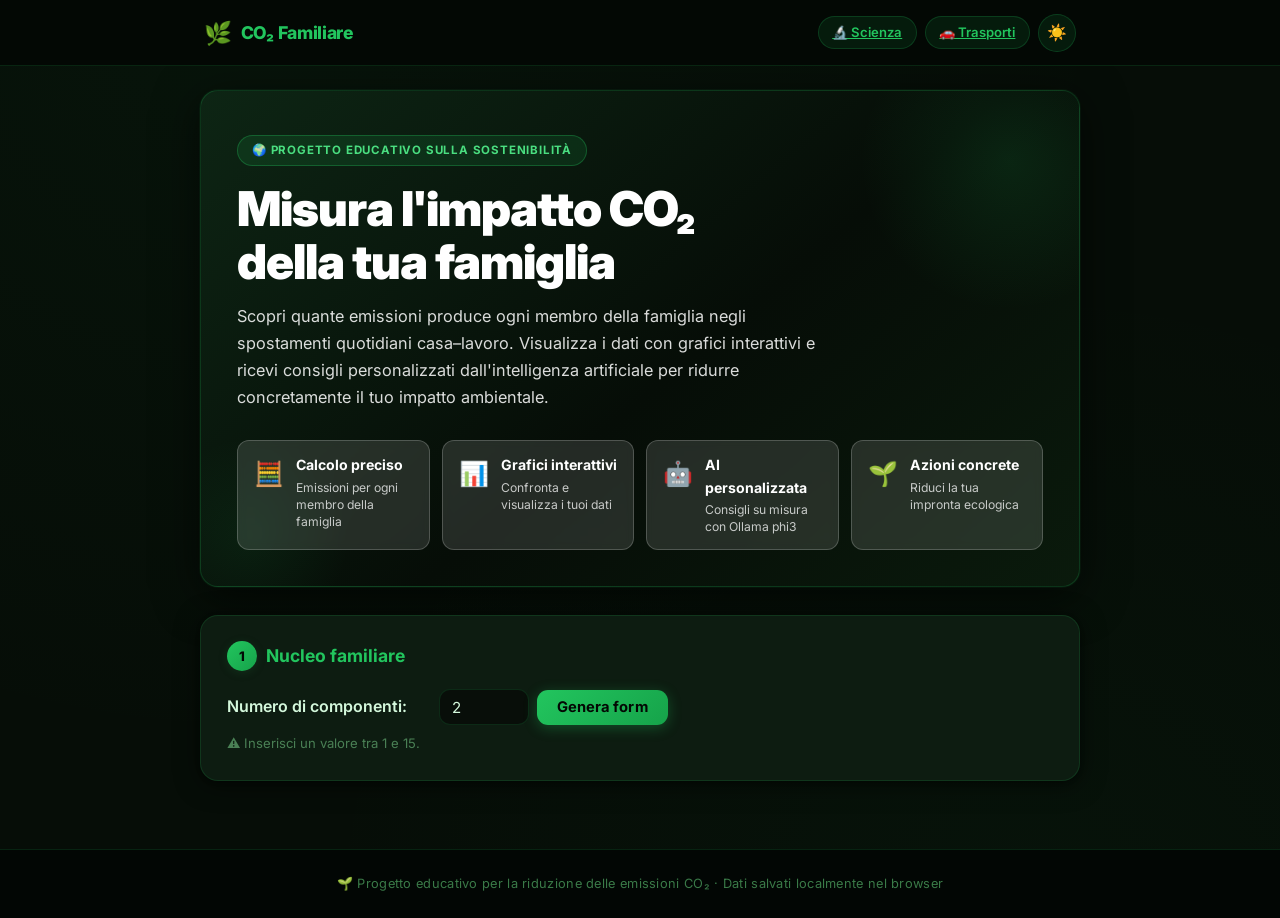
<file: WebAppCo2/index.html>
<!DOCTYPE html>
<!--
  index.html – CO₂ Familiare
  SPA a due pagine (pagina-input / pagina-risultati) gestita da app.js.
  Non si usa nessun framework: tutto è HTML puro + JS vanilla.
-->
<html lang="it" data-theme="dark">
<!-- data-theme="dark" è il tema di default; JS lo legge da localStorage al primo caricamento -->
<head>
  <meta charset="UTF-8" />
  <meta name="viewport" content="width=device-width, initial-scale=1.0" />
  <title>CO₂ Familiare – Calcolatore Emissioni</title>
  <!-- Preconnect velocizza il caricamento del font Google -->
  <link rel="preconnect" href="https://fonts.googleapis.com" />
  <link rel="preconnect" href="https://fonts.gstatic.com" crossorigin />
  <!-- Font Inter: moderno, ottima leggibilità a tutte le dimensioni -->
  <link href="https://fonts.googleapis.com/css2?family=Inter:wght@400;500;600;700;800;900&display=swap" rel="stylesheet" />
  <link rel="stylesheet" href="style.css" />
</head>
<body>

  <!-- ===== HEADER ===== -->
  <header>
    <div class="header-inner">
      <div class="logo">
        <span class="leaf">🌿</span>
        <span class="logo-text">CO₂ Familiare</span>
      </div>
      <nav class="header-nav">
        <a class="nav-btn" href="scienza.html">🔬 Scienza</a>
        <a class="nav-btn" href="trasporti.html">🚗 Trasporti</a>
        <button id="btn-theme" aria-label="Cambia tema" title="Cambia tema">
          <span id="theme-icon">🌙</span>
        </button>
      </nav>
    </div>
  </header>

  <!-- ===== PAGINA 1 – INPUT ===== -->
  <main id="page-input">

    <section class="hero hero-home">
      <div class="hero-content">
        <span class="hero-badge">🌍 Progetto educativo sulla sostenibilità</span>
        <h1>Misura l'impatto CO₂<br>della tua famiglia</h1>
        <p class="subtitle">Scopri quante emissioni produce ogni membro della famiglia negli spostamenti quotidiani casa–lavoro. Visualizza i dati con grafici interattivi e ricevi consigli personalizzati dall'intelligenza artificiale per ridurre concretamente il tuo impatto ambientale.</p>
      </div>
      <div class="features-grid">
        <div class="feature-item">
          <span class="feature-icon">🧮</span>
          <div>
            <div class="feature-label">Calcolo preciso</div>
            <div class="feature-desc">Emissioni per ogni membro della famiglia</div>
          </div>
        </div>
        <div class="feature-item">
          <span class="feature-icon">📊</span>
          <div>
            <div class="feature-label">Grafici interattivi</div>
            <div class="feature-desc">Confronta e visualizza i tuoi dati</div>
          </div>
        </div>
        <div class="feature-item">
          <span class="feature-icon">🤖</span>
          <div>
            <div class="feature-label">AI personalizzata</div>
            <div class="feature-desc">Consigli su misura con Ollama phi3</div>
          </div>
        </div>
        <div class="feature-item">
          <span class="feature-icon">🌱</span>
          <div>
            <div class="feature-label">Azioni concrete</div>
            <div class="feature-desc">Riduci la tua impronta ecologica</div>
          </div>
        </div>
      </div>
    </section>

    <!-- Step 1: selezione numero membri della famiglia (1–15) -->
    <section class="card">
      <h2 class="card-title">
        <span class="step-badge">1</span>
        Nucleo familiare
      </h2>
      <div class="form-row">
        <label for="num-members">Numero di componenti:</label>
        <div class="input-group">
          <input type="number" id="num-members" min="1" max="15" value="2" />
          <button id="btn-genera" class="btn btn-primary">Genera form</button>
        </div>
      </div>
      <p class="hint">⚠️ Inserisci un valore tra 1 e 15.</p>
    </section>

    <!-- Contenitore dinamico: app.js vi inietta una .member-card per ogni membro -->
    <div id="members-container"></div>

    <!-- Bottone calcola: hidden finché il form non è generato (vedi generateMembersForm) -->
    <div id="cta-calcola" class="hidden">
      <div class="card cta-card">
        <p>Hai compilato i dati di tutti i membri. Pronto per calcolare?</p>
        <div class="cta-actions">
          <button id="btn-salva" class="btn btn-secondary">💾 Salva dati</button>
          <button id="btn-calcola" class="btn btn-primary btn-large">🌍 Calcola emissioni</button>
        </div>
      </div>
    </div>

  </main>

  <!-- ===== PAGINA 2 – RISULTATI ===== -->
  <main id="page-results" class="hidden">

    <section class="hero">
      <h1>Risultati emissioni CO₂</h1>
      <p class="subtitle" id="results-subtitle"></p>
    </section>

    <!-- Riepilogo globale: 4 summary-card (totale anno, mese, pro capite, giornaliero) -->
    <section class="card">
      <h2 class="card-title">
        <span class="step-badge">📊</span>
        Riepilogo familiare
      </h2>
      <div id="summary-cards" class="summary-grid"></div>
    </section>

    <!-- Barre progresso per ogni membro con badge impatto e tag mezzi usati -->
    <section class="card">
      <h2 class="card-title">
        <span class="step-badge">👤</span>
        Emissioni per membro
      </h2>
      <div id="members-summary"></div>
    </section>

    <!-- Grafici Canvas ridisegnati ad ogni cambio tema e resize (vedi app.js: drawBarChart/drawPieChart) -->
    <section class="card">
      <h2 class="card-title">
        <span class="step-badge">📈</span>
        Grafici
      </h2>
      <div class="charts-grid">
        <div class="chart-box">
          <h3>Emissioni per persona (kg CO₂/anno)</h3>
          <canvas id="chart-bar"></canvas>
        </div>
        <div class="chart-box">
          <h3>Distribuzione per mezzo di trasporto</h3>
          <canvas id="chart-pie"></canvas>
        </div>
      </div>
    </section>

    <!-- Chatbot AI -->
    <section class="card">
      <h2 class="card-title">
        <span class="step-badge">🤖</span>
        Consigli AI personalizzati
        <span class="badge-ollama">Powered by Ollama phi3</span>
      </h2>
      <p class="hint">Chatta con l'assistente AI per ricevere consigli pratici sulla mobilità sostenibile basati sui tuoi dati.</p>

      <div id="chat-box">
        <!-- Messaggio di benvenuto pre-inserito nell'interfaccia chat -->
        <div id="chat-messages">
          <div class="msg msg-ai">
            <div class="msg-avatar">🌿</div>
            <div class="msg-bubble">Ciao! Sono il tuo assistente per la sostenibilità. Ho analizzato i dati della tua famiglia. Chiedimi pure consigli su come ridurre le vostre emissioni di CO₂!</div>
          </div>
        </div>
        <div id="chat-input-area">
          <textarea id="chat-input" rows="2" placeholder="Scrivi un messaggio... (es. 'Come posso ridurre le mie emissioni?')"></textarea>
          <button id="btn-send" class="btn btn-primary">Invia ▶</button>
        </div>
        <div id="chat-quick-actions">
          <span class="quick-label">Domande rapide:</span>
          <button class="quick-btn" data-q="Analizza le abitudini di mobilità della mia famiglia e suggerisci strategie concrete per ridurre le emissioni di CO₂.">Analisi completa</button>
          <button class="quick-btn" data-q="Quali mezzi di trasporto alternativi potrei usare per ridurre le mie emissioni?">Alternative ecologiche</button>
          <button class="quick-btn" data-q="Quanto potrei risparmiare in CO₂ se passassi ai mezzi pubblici?">Risparmio CO₂</button>
        </div>
        <!-- Barra stato Ollama: mostra se connesso a remoto/locale o non disponibile -->
        <p id="ollama-status" class="ollama-status-bar hidden"></p>

        <!-- Debug panel: collassabile, mostra URL endpoint, dot stato, log eventi Ollama -->
        <!-- Utile durante lo sviluppo per capire se la VPN è attiva e dove si connette -->
        <div id="debug-panel">
          <button id="debug-toggle" class="debug-toggle-btn">🔧 Debug AI <span id="debug-arrow">▸</span></button>
          <div id="debug-body" class="debug-body hidden">
            <div class="debug-row">
              <span class="debug-label">Endpoint remoto (VPN):</span>
              <span id="dbg-remote-url" class="debug-val mono">—</span>
              <span id="dbg-remote-status" class="debug-dot">⬤</span>
            </div>
            <div class="debug-row">
              <span class="debug-label">Endpoint locale:</span>
              <span id="dbg-local-url" class="debug-val mono">—</span>
              <span id="dbg-local-status" class="debug-dot">⬤</span>
            </div>
            <div class="debug-row">
              <span class="debug-label">Connessione attiva:</span>
              <span id="dbg-active" class="debug-val">—</span>
            </div>
            <div class="debug-row">
              <span class="debug-label">Ultimo tentativo:</span>
              <span id="dbg-last" class="debug-val">—</span>
            </div>
            <div class="debug-row">
              <span class="debug-label">Ultimo errore:</span>
              <span id="dbg-error" class="debug-val debug-error-text">—</span>
            </div>
            <div id="debug-log-box">
              <div class="debug-label" style="margin-bottom:4px">Log eventi:</div>
              <div id="debug-log"></div>
            </div>
            <button id="debug-clear" class="btn btn-sm btn-secondary" style="margin-top:6px">🗑 Pulisci log</button>
          </div>
        </div>
      </div>
    </section>

    <!-- Azioni finali -->
    <div class="card cta-card">
      <div class="cta-actions">
        <button id="btn-indietro" class="btn btn-secondary">← Modifica dati</button>
        <button id="btn-pdf" class="btn btn-primary">📄 Scarica PDF</button>
      </div>
    </div>

  </main>

  <footer>
    <p>🌱 Progetto educativo per la riduzione delle emissioni CO₂ · Dati salvati localmente nel browser</p>
  </footer>

  <script src="app.js"></script>
</body>
</html>
</file>
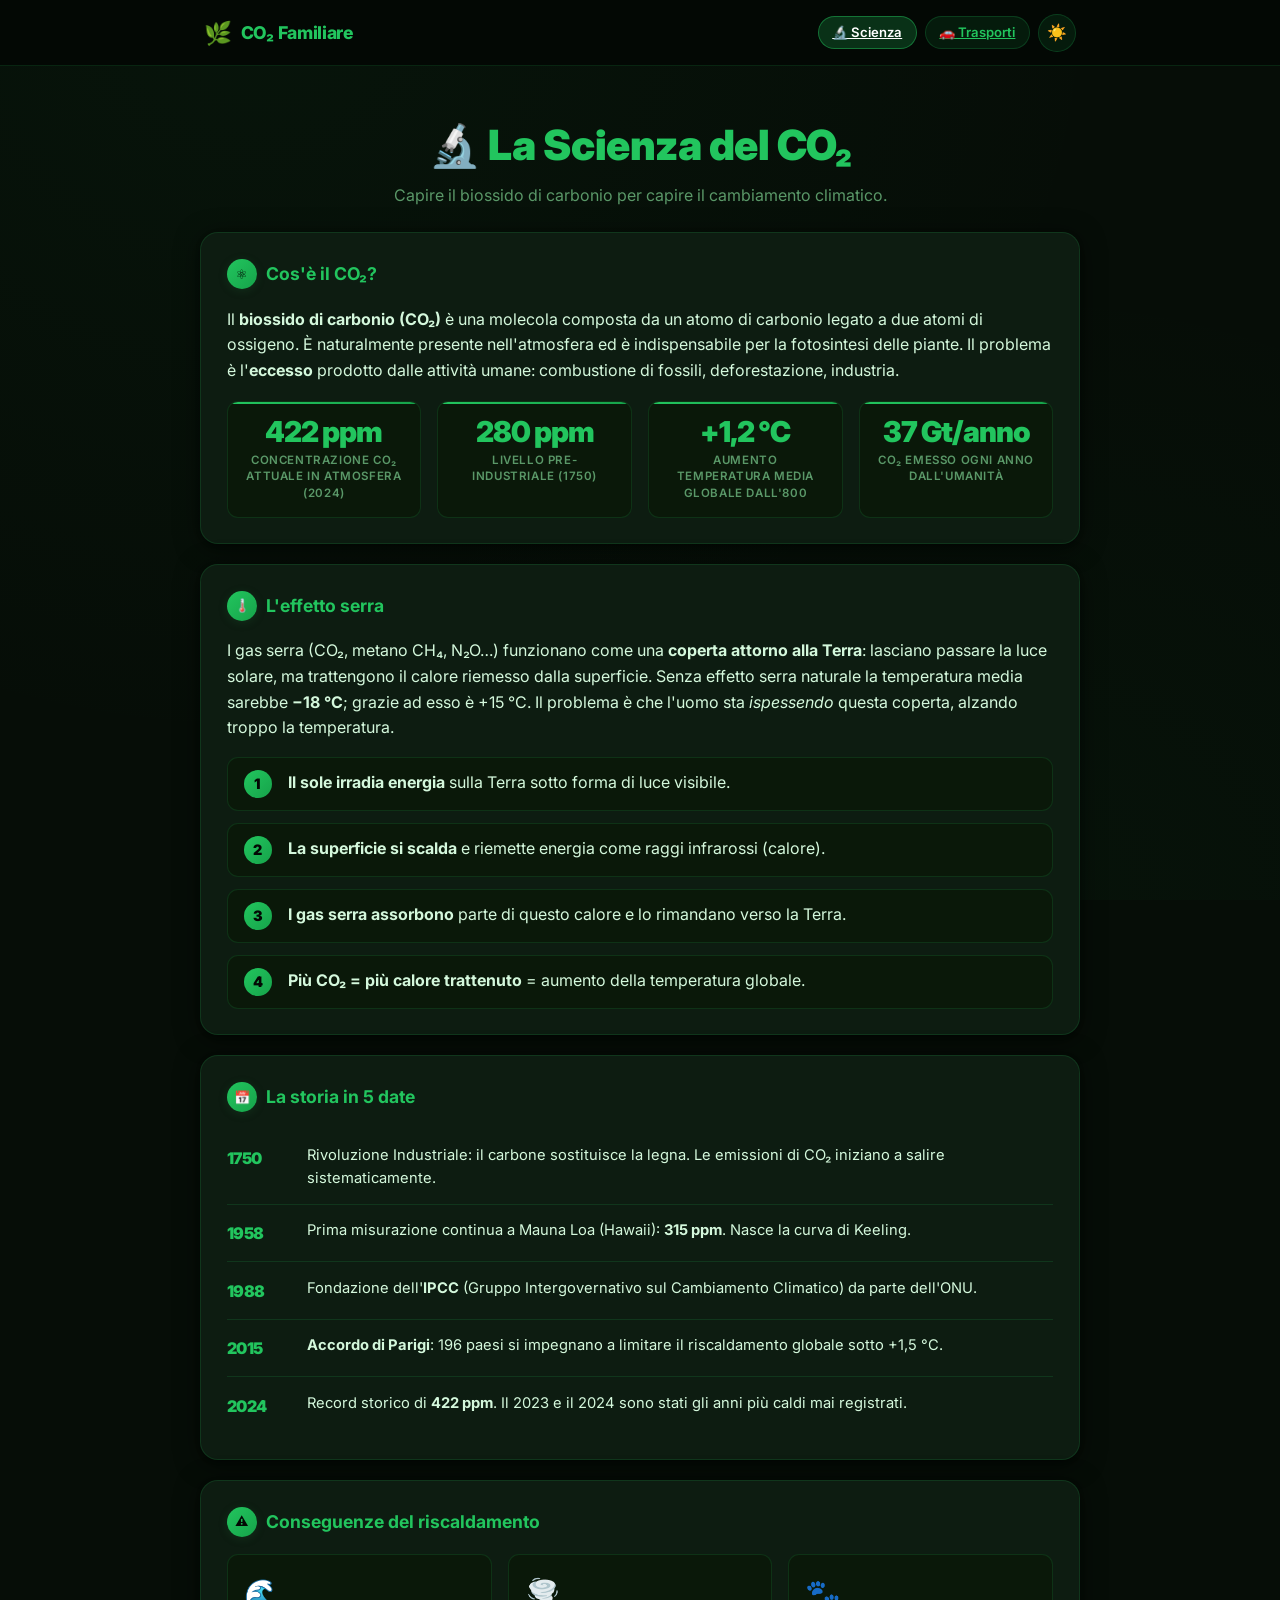
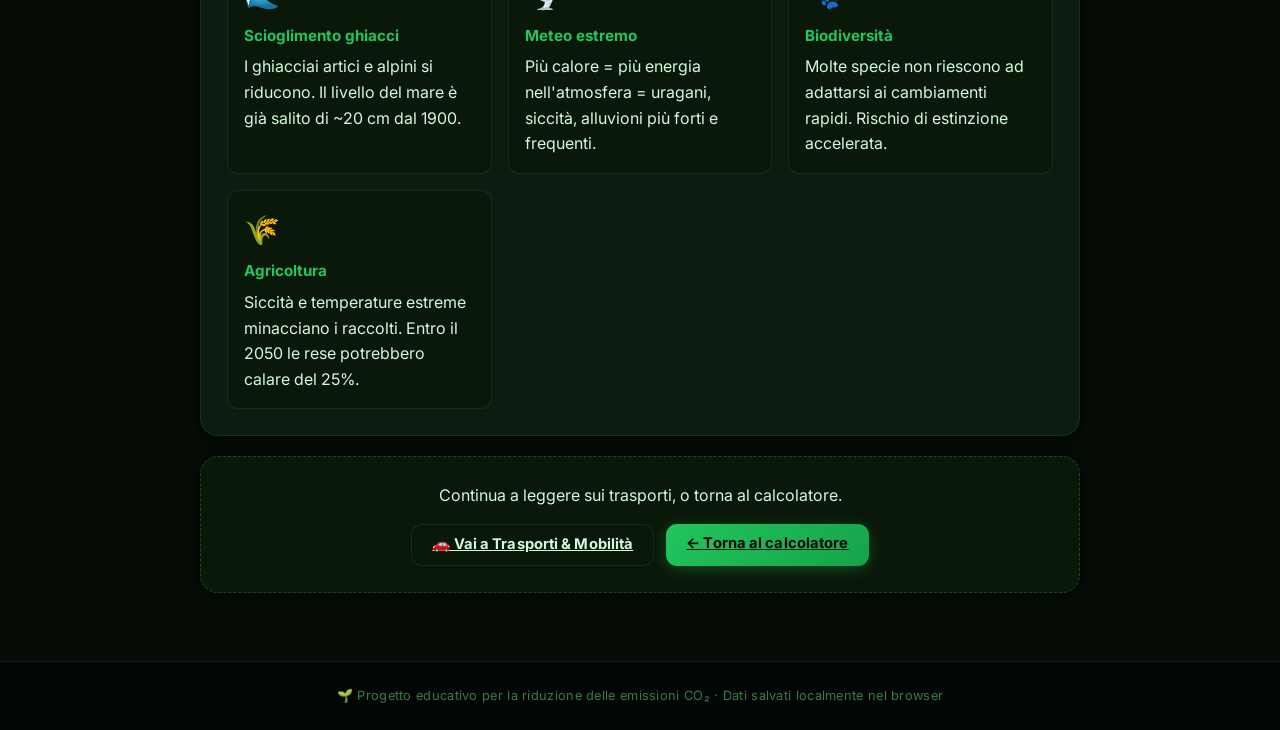
<file: WebAppCo2/scienza.html>
<!DOCTYPE html>
<html lang="it" data-theme="dark">
<head>
  <meta charset="UTF-8" />
  <meta name="viewport" content="width=device-width, initial-scale=1.0" />
  <title>La Scienza del CO₂ – CO₂ Familiare</title>
  <link rel="preconnect" href="https://fonts.googleapis.com" />
  <link rel="preconnect" href="https://fonts.gstatic.com" crossorigin />
  <link href="https://fonts.googleapis.com/css2?family=Inter:wght@400;500;600;700;800;900&display=swap" rel="stylesheet" />
  <link rel="stylesheet" href="style.css" />
  <!-- Applica il tema salvato prima del render per evitare il flash bianco -->
  <script>
    (function() {
      const t = localStorage.getItem('co2_theme') || 'dark';
      document.documentElement.setAttribute('data-theme', t);
    })();
  </script>
</head>
<body>

  <header>
    <div class="header-inner">
      <a class="logo" href="index.html" style="text-decoration:none">
        <span class="leaf">🌿</span>
        <span class="logo-text">CO₂ Familiare</span>
      </a>
      <nav class="header-nav">
        <a class="nav-btn nav-btn-active" href="scienza.html">🔬 Scienza</a>
        <a class="nav-btn" href="trasporti.html">🚗 Trasporti</a>
        <button id="btn-theme" aria-label="Cambia tema" title="Cambia tema">
          <span id="theme-icon">🌙</span>
        </button>
      </nav>
    </div>
  </header>

  <main>

    <section class="hero">
      <h1>🔬 La Scienza del CO₂</h1>
      <p class="subtitle">Capire il biossido di carbonio per capire il cambiamento climatico.</p>
    </section>

    <!-- Cos'è il CO₂ -->
    <section class="card">
      <h2 class="card-title"><span class="step-badge">⚛️</span> Cos'è il CO₂?</h2>
      <p>Il <strong>biossido di carbonio (CO₂)</strong> è una molecola composta da un atomo di carbonio legato a due atomi di ossigeno. È naturalmente presente nell'atmosfera ed è indispensabile per la fotosintesi delle piante. Il problema è l'<strong>eccesso</strong> prodotto dalle attività umane: combustione di fossili, deforestazione, industria.</p>
      <div class="info-facts-grid">
        <div class="info-fact"><div class="info-fact-val">422 ppm</div><div class="info-fact-label">Concentrazione CO₂ attuale in atmosfera (2024)</div></div>
        <div class="info-fact"><div class="info-fact-val">280 ppm</div><div class="info-fact-label">Livello pre-industriale (1750)</div></div>
        <div class="info-fact"><div class="info-fact-val">+1,2 °C</div><div class="info-fact-label">Aumento temperatura media globale dall'800</div></div>
        <div class="info-fact"><div class="info-fact-val">37 Gt/anno</div><div class="info-fact-label">CO₂ emesso ogni anno dall'umanità</div></div>
      </div>
    </section>

    <!-- Effetto serra -->
    <section class="card">
      <h2 class="card-title"><span class="step-badge">🌡️</span> L'effetto serra</h2>
      <p>I gas serra (CO₂, metano CH₄, N₂O…) funzionano come una <strong>coperta attorno alla Terra</strong>: lasciano passare la luce solare, ma trattengono il calore riemesso dalla superficie. Senza effetto serra naturale la temperatura media sarebbe <strong>−18 °C</strong>; grazie ad esso è +15 °C. Il problema è che l'uomo sta <em>ispessendo</em> questa coperta, alzando troppo la temperatura.</p>
      <div class="info-steps">
        <div class="info-step"><span class="info-step-n">1</span><div><strong>Il sole irradia energia</strong> sulla Terra sotto forma di luce visibile.</div></div>
        <div class="info-step"><span class="info-step-n">2</span><div><strong>La superficie si scalda</strong> e riemette energia come raggi infrarossi (calore).</div></div>
        <div class="info-step"><span class="info-step-n">3</span><div><strong>I gas serra assorbono</strong> parte di questo calore e lo rimandano verso la Terra.</div></div>
        <div class="info-step"><span class="info-step-n">4</span><div><strong>Più CO₂ = più calore trattenuto</strong> = aumento della temperatura globale.</div></div>
      </div>
    </section>

    <!-- Timeline -->
    <section class="card">
      <h2 class="card-title"><span class="step-badge">📅</span> La storia in 5 date</h2>
      <div class="info-timeline">
        <div class="tl-item"><span class="tl-year">1750</span><p>Rivoluzione Industriale: il carbone sostituisce la legna. Le emissioni di CO₂ iniziano a salire sistematicamente.</p></div>
        <div class="tl-item"><span class="tl-year">1958</span><p>Prima misurazione continua a Mauna Loa (Hawaii): <strong>315 ppm</strong>. Nasce la curva di Keeling.</p></div>
        <div class="tl-item"><span class="tl-year">1988</span><p>Fondazione dell'<strong>IPCC</strong> (Gruppo Intergovernativo sul Cambiamento Climatico) da parte dell'ONU.</p></div>
        <div class="tl-item"><span class="tl-year">2015</span><p><strong>Accordo di Parigi</strong>: 196 paesi si impegnano a limitare il riscaldamento globale sotto +1,5 °C.</p></div>
        <div class="tl-item"><span class="tl-year">2024</span><p>Record storico di <strong>422 ppm</strong>. Il 2023 e il 2024 sono stati gli anni più caldi mai registrati.</p></div>
      </div>
    </section>

    <!-- Conseguenze -->
    <section class="card">
      <h2 class="card-title"><span class="step-badge">⚠️</span> Conseguenze del riscaldamento</h2>
      <div class="consequences-grid">
        <div class="conseq-card"><div class="conseq-icon">🌊</div><div class="conseq-title">Scioglimento ghiacci</div><p>I ghiacciai artici e alpini si riducono. Il livello del mare è già salito di ~20 cm dal 1900.</p></div>
        <div class="conseq-card"><div class="conseq-icon">🌪️</div><div class="conseq-title">Meteo estremo</div><p>Più calore = più energia nell'atmosfera = uragani, siccità, alluvioni più forti e frequenti.</p></div>
        <div class="conseq-card"><div class="conseq-icon">🐾</div><div class="conseq-title">Biodiversità</div><p>Molte specie non riescono ad adattarsi ai cambiamenti rapidi. Rischio di estinzione accelerata.</p></div>
        <div class="conseq-card"><div class="conseq-icon">🌾</div><div class="conseq-title">Agricoltura</div><p>Siccità e temperature estreme minacciano i raccolti. Entro il 2050 le rese potrebbero calare del 25%.</p></div>
      </div>
    </section>

    <div class="card cta-card">
      <p style="margin-bottom:1rem">Continua a leggere sui trasporti, o torna al calcolatore.</p>
      <div class="cta-actions">
        <a href="trasporti.html" class="btn btn-secondary">🚗 Vai a Trasporti &amp; Mobilità</a>
        <a href="index.html"    class="btn btn-primary">← Torna al calcolatore</a>
      </div>
    </div>

  </main>

  <footer>
    <p>🌱 Progetto educativo per la riduzione delle emissioni CO₂ · Dati salvati localmente nel browser</p>
  </footer>

  <script>
    // Toggle tema – riusa la stessa logica di app.js ma standalone
    (function() {
      function setTheme(t) {
        document.documentElement.setAttribute('data-theme', t);
        document.getElementById('theme-icon').textContent = t === 'dark' ? '☀️' : '🌙';
        localStorage.setItem('co2_theme', t);
      }
      const saved = localStorage.getItem('co2_theme') || 'dark';
      setTheme(saved);
      document.getElementById('btn-theme').addEventListener('click', function() {
        const cur = document.documentElement.getAttribute('data-theme');
        setTheme(cur === 'dark' ? 'light' : 'dark');
      });
    })();
  </script>

</body>
</html>
</file>
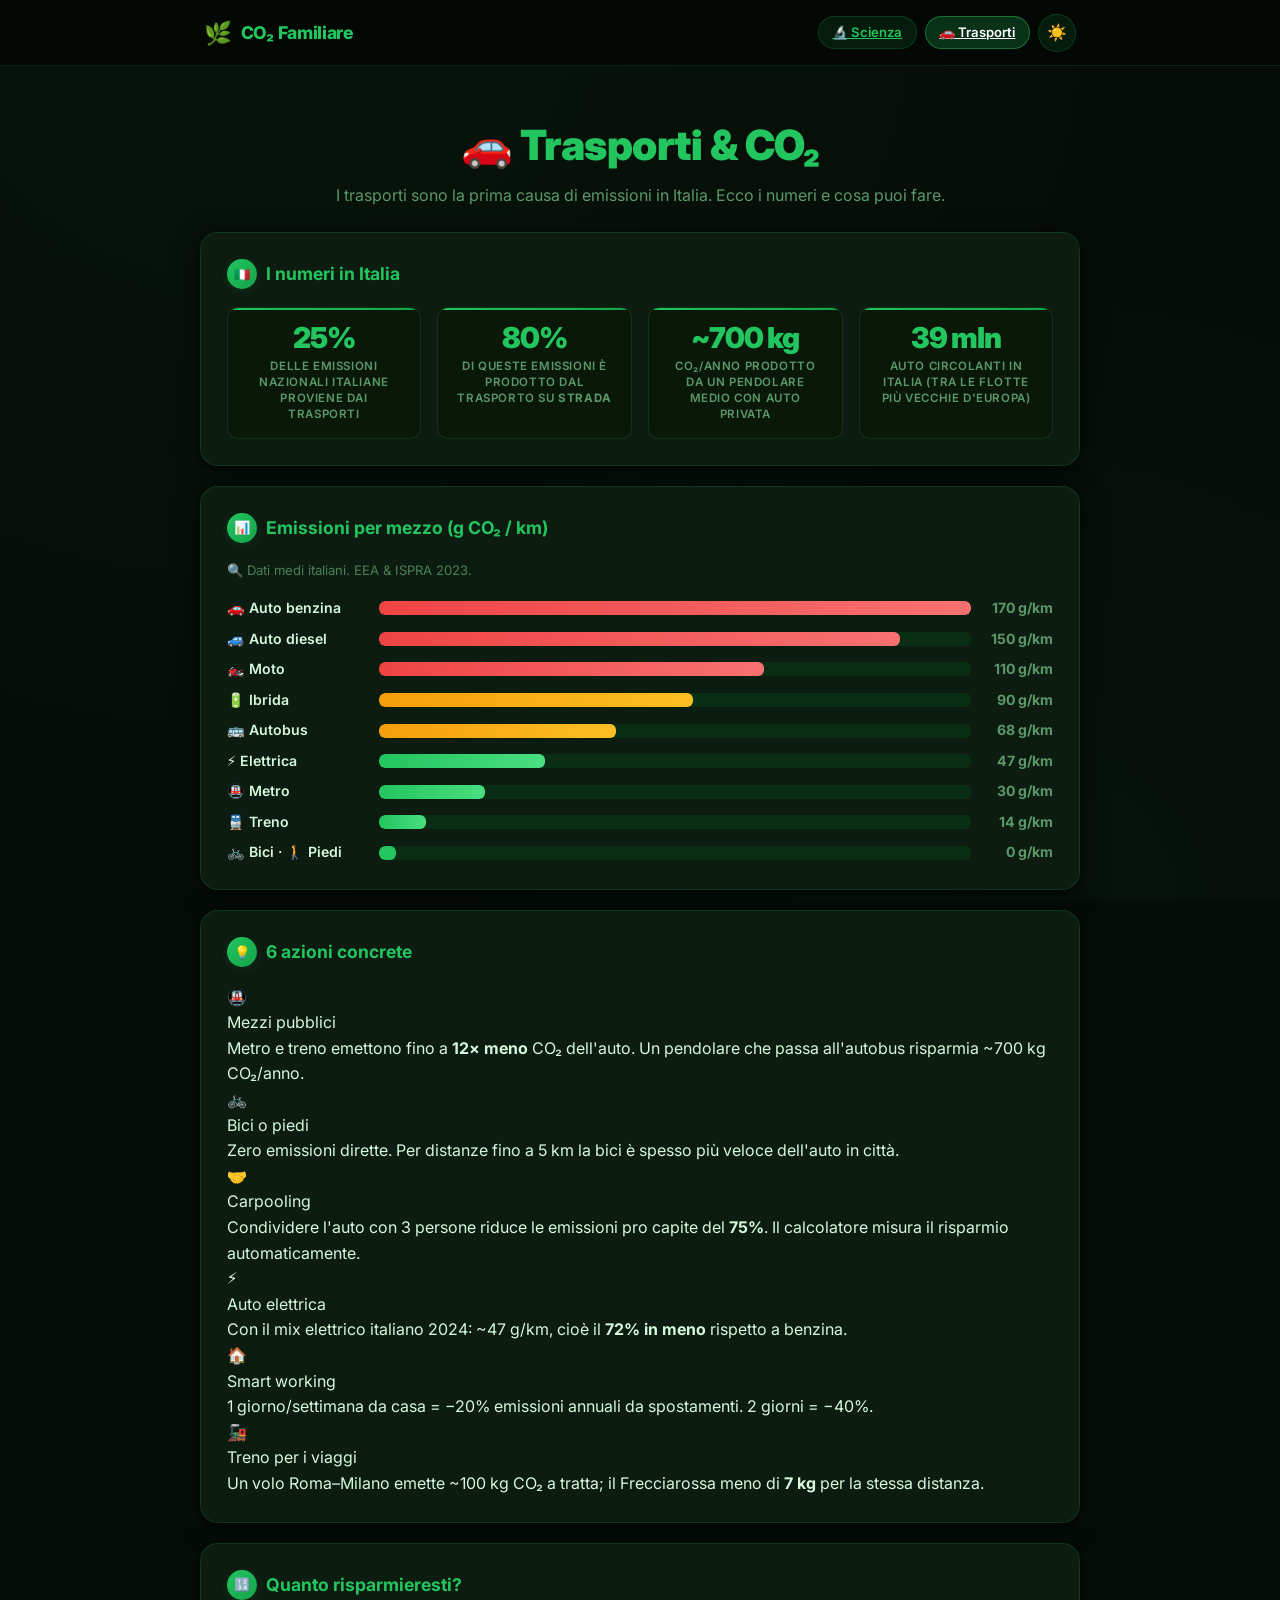
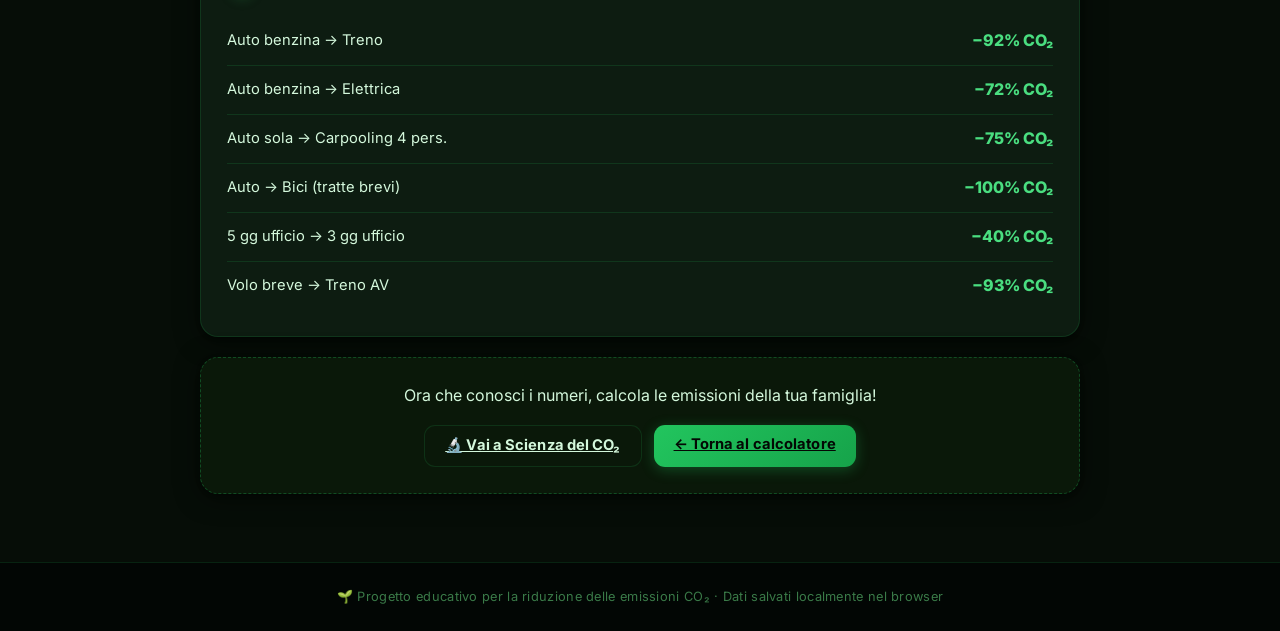
<file: WebAppCo2/trasporti.html>
<!DOCTYPE html>
<html lang="it" data-theme="dark">
<head>
  <meta charset="UTF-8" />
  <meta name="viewport" content="width=device-width, initial-scale=1.0" />
  <title>Trasporti &amp; CO₂ – CO₂ Familiare</title>
  <link rel="preconnect" href="https://fonts.googleapis.com" />
  <link rel="preconnect" href="https://fonts.gstatic.com" crossorigin />
  <link href="https://fonts.googleapis.com/css2?family=Inter:wght@400;500;600;700;800;900&display=swap" rel="stylesheet" />
  <link rel="stylesheet" href="style.css" />
  <!-- Applica il tema salvato prima del render per evitare il flash bianco -->
  <script>
    (function() {
      const t = localStorage.getItem('co2_theme') || 'dark';
      document.documentElement.setAttribute('data-theme', t);
    })();
  </script>
</head>
<body>

  <header>
    <div class="header-inner">
      <a class="logo" href="index.html" style="text-decoration:none">
        <span class="leaf">🌿</span>
        <span class="logo-text">CO₂ Familiare</span>
      </a>
      <nav class="header-nav">
        <a class="nav-btn" href="scienza.html">🔬 Scienza</a>
        <a class="nav-btn nav-btn-active" href="trasporti.html">🚗 Trasporti</a>
        <button id="btn-theme" aria-label="Cambia tema" title="Cambia tema">
          <span id="theme-icon">🌙</span>
        </button>
      </nav>
    </div>
  </header>

  <main>

    <section class="hero">
      <h1>🚗 Trasporti &amp; CO₂</h1>
      <p class="subtitle">I trasporti sono la prima causa di emissioni in Italia. Ecco i numeri e cosa puoi fare.</p>
    </section>

    <!-- Numeri Italia -->
    <section class="card">
      <h2 class="card-title"><span class="step-badge">🇮🇹</span> I numeri in Italia</h2>
      <div class="info-facts-grid">
        <div class="info-fact"><div class="info-fact-val">25%</div><div class="info-fact-label">delle emissioni nazionali italiane proviene dai trasporti</div></div>
        <div class="info-fact"><div class="info-fact-val">80%</div><div class="info-fact-label">di queste emissioni è prodotto dal trasporto su <strong>strada</strong></div></div>
        <div class="info-fact"><div class="info-fact-val">~700 kg</div><div class="info-fact-label">CO₂/anno prodotto da un pendolare medio con auto privata</div></div>
        <div class="info-fact"><div class="info-fact-val">39 mln</div><div class="info-fact-label">auto circolanti in Italia (tra le flotte più vecchie d'Europa)</div></div>
      </div>
    </section>

    <!-- Tabella emissioni -->
    <section class="card">
      <h2 class="card-title"><span class="step-badge">📊</span> Emissioni per mezzo (g CO₂ / km)</h2>
      <p class="hint" style="margin-bottom:1rem">🔍 Dati medi italiani. EEA &amp; ISPRA 2023.</p>
      <div class="compare-table">
        <div class="cmp-row"><span class="cmp-label">🚗 Auto benzina</span><div class="cmp-bar-wrap"><div class="cmp-bar cmp-high" style="width:100%"></div></div><span class="cmp-val">170 g/km</span></div>
        <div class="cmp-row"><span class="cmp-label">🚙 Auto diesel</span><div class="cmp-bar-wrap"><div class="cmp-bar cmp-high" style="width:88%"></div></div><span class="cmp-val">150 g/km</span></div>
        <div class="cmp-row"><span class="cmp-label">🏍️ Moto</span><div class="cmp-bar-wrap"><div class="cmp-bar cmp-high" style="width:65%"></div></div><span class="cmp-val">110 g/km</span></div>
        <div class="cmp-row"><span class="cmp-label">🔋 Ibrida</span><div class="cmp-bar-wrap"><div class="cmp-bar cmp-med" style="width:53%"></div></div><span class="cmp-val">90 g/km</span></div>
        <div class="cmp-row"><span class="cmp-label">🚌 Autobus</span><div class="cmp-bar-wrap"><div class="cmp-bar cmp-med" style="width:40%"></div></div><span class="cmp-val">68 g/km</span></div>
        <div class="cmp-row"><span class="cmp-label">⚡ Elettrica</span><div class="cmp-bar-wrap"><div class="cmp-bar cmp-low" style="width:28%"></div></div><span class="cmp-val">47 g/km</span></div>
        <div class="cmp-row"><span class="cmp-label">🚇 Metro</span><div class="cmp-bar-wrap"><div class="cmp-bar cmp-low" style="width:18%"></div></div><span class="cmp-val">30 g/km</span></div>
        <div class="cmp-row"><span class="cmp-label">🚆 Treno</span><div class="cmp-bar-wrap"><div class="cmp-bar cmp-low" style="width:8%"></div></div><span class="cmp-val">14 g/km</span></div>
        <div class="cmp-row"><span class="cmp-label">🚲 Bici · 🚶 Piedi</span><div class="cmp-bar-wrap"><div class="cmp-bar cmp-zero" style="width:3%"></div></div><span class="cmp-val">0 g/km</span></div>
      </div>
    </section>

    <!-- 6 azioni concrete -->
    <section class="card">
      <h2 class="card-title"><span class="step-badge">💡</span> 6 azioni concrete</h2>
      <div class="tips-grid">
        <div class="tip-card"><div class="tip-icon">🚇</div><div class="tip-title">Mezzi pubblici</div><p>Metro e treno emettono fino a <strong>12× meno</strong> CO₂ dell'auto. Un pendolare che passa all'autobus risparmia ~700 kg CO₂/anno.</p></div>
        <div class="tip-card"><div class="tip-icon">🚲</div><div class="tip-title">Bici o piedi</div><p>Zero emissioni dirette. Per distanze fino a 5 km la bici è spesso più veloce dell'auto in città.</p></div>
        <div class="tip-card"><div class="tip-icon">🤝</div><div class="tip-title">Carpooling</div><p>Condividere l'auto con 3 persone riduce le emissioni pro capite del <strong>75%</strong>. Il calcolatore misura il risparmio automaticamente.</p></div>
        <div class="tip-card"><div class="tip-icon">⚡</div><div class="tip-title">Auto elettrica</div><p>Con il mix elettrico italiano 2024: ~47 g/km, cioè il <strong>72% in meno</strong> rispetto a benzina.</p></div>
        <div class="tip-card"><div class="tip-icon">🏠</div><div class="tip-title">Smart working</div><p>1 giorno/settimana da casa = −20% emissioni annuali da spostamenti. 2 giorni = −40%.</p></div>
        <div class="tip-card"><div class="tip-icon">🚂</div><div class="tip-title">Treno per i viaggi</div><p>Un volo Roma–Milano emette ~100 kg CO₂ a tratta; il Frecciarossa meno di <strong>7 kg</strong> per la stessa distanza.</p></div>
      </div>
    </section>

    <!-- Tabella risparmio -->
    <section class="card">
      <h2 class="card-title"><span class="step-badge">🔢</span> Quanto risparmieresti?</h2>
      <div class="savings-grid">
        <div class="saving-row"><span class="saving-label">Auto benzina → Treno</span><span class="saving-val saving-good">−92% CO₂</span></div>
        <div class="saving-row"><span class="saving-label">Auto benzina → Elettrica</span><span class="saving-val saving-good">−72% CO₂</span></div>
        <div class="saving-row"><span class="saving-label">Auto sola → Carpooling 4 pers.</span><span class="saving-val saving-good">−75% CO₂</span></div>
        <div class="saving-row"><span class="saving-label">Auto → Bici (tratte brevi)</span><span class="saving-val saving-good">−100% CO₂</span></div>
        <div class="saving-row"><span class="saving-label">5 gg ufficio → 3 gg ufficio</span><span class="saving-val saving-good">−40% CO₂</span></div>
        <div class="saving-row"><span class="saving-label">Volo breve → Treno AV</span><span class="saving-val saving-good">−93% CO₂</span></div>
      </div>
    </section>

    <div class="card cta-card">
      <p style="margin-bottom:1rem">Ora che conosci i numeri, calcola le emissioni della tua famiglia!</p>
      <div class="cta-actions">
        <a href="scienza.html" class="btn btn-secondary">🔬 Vai a Scienza del CO₂</a>
        <a href="index.html"   class="btn btn-primary">← Torna al calcolatore</a>
      </div>
    </div>

  </main>

  <footer>
    <p>🌱 Progetto educativo per la riduzione delle emissioni CO₂ · Dati salvati localmente nel browser</p>
  </footer>

  <script>
    // Toggle tema – standalone (non carica app.js)
    (function() {
      function setTheme(t) {
        document.documentElement.setAttribute('data-theme', t);
        document.getElementById('theme-icon').textContent = t === 'dark' ? '☀️' : '🌙';
        localStorage.setItem('co2_theme', t);
      }
      const saved = localStorage.getItem('co2_theme') || 'dark';
      setTheme(saved);
      document.getElementById('btn-theme').addEventListener('click', function() {
        const cur = document.documentElement.getAttribute('data-theme');
        setTheme(cur === 'dark' ? 'light' : 'dark');
      });
    })();
  </script>

</body>
</html>
</file>
<file: WebAppCo2/style.css>
/* =============================================
   CO₂ FAMILIARE – STYLESHEET v2.0
   Dark-first · Verde Neon · Glassmorphism

   Struttura del file:
   1. VARIABILI CSS   – tema dark (default) e light
   2. RESET & BASE    – box-model, font, body con gradient bloom
   3. HEADER          – sticky, pure black, logo neon
   4. HERO HOME       – hero prima pagina con decorazioni radiali
   5. CARD            – card glassmorphism con hover glow
   6. FORM / MEMBERS  – card membro, tab, categorie, km input
   7. RISULTATI       – summary grid, member bars, impact badge
   8. GRAFICI         – canvas chart-box
   9. CHAT            – bulle messaggio, quick-btn, ollama-status
  10. DEBUG PANEL     – pannello debug collassabile
  11. PDF / STAMPA    – @media print
  ============================================= */

/* === DARK THEME (predefinito) ===
   Tutte le variabili sono definite qui sul :root;
   il tema light le sovrascrive selettivamente nel blocco [data-theme="light"].
   Strategia "dark-first": non servono selettori [data-theme="dark"],
   basta non specificare nulla e il dark è il default. */
:root {
  --bg:              #060d07;
  --bg-card:         #0d1c11;
  --bg-card2:        #0a1809;
  --text:            #d4f8dc;
  --text-muted:      #5a9868;
  --accent:          #22c55e;
  --accent-dark:     #16a34a;
  --accent-dim:      #0a2e14;
  --accent-glow:     rgba(34,197,94,0.22);
  --accent-grad:     linear-gradient(135deg,#22c55e 0%,#16a34a 100%);
  --warning:         #f59e0b;
  --danger:          #ef4444;
  --success:         #22c55e;
  --border:          rgba(34,197,94,0.15);
  --input-bg:        #080e09;
  --shadow:          0 4px 24px rgba(0,0,0,0.55),0 1px 4px rgba(0,0,0,0.3);
  --shadow-lg:       0 10px 44px rgba(0,0,0,0.7),0 0 0 1px rgba(34,197,94,0.07);
  --shadow-glow:     0 0 20px rgba(34,197,94,0.2),0 4px 16px rgba(0,0,0,0.4);
  --radius:          18px;
  --radius-sm:       11px;
  --header-bg:       #030804;
  --header-text:     #d4f8dc;
  --badge-good:      rgba(34,197,94,0.14);
  --badge-good-text: #4ade80;
  --badge-medium:    rgba(245,158,11,0.14);
  --badge-medium-text: #fbbf24;
  --badge-bad:       rgba(239,68,68,0.14);
  --badge-bad-text:  #f87171;
  --chat-user:       #0d2a16;
  --chat-ai:         #0b190e;
  --quick-bg:        #0a1c0e;
  --footer-bg:       #020604;
  --footer-text:     #3a7a48;
  --hint-color:      #4a8055;
  --step-bg:         var(--accent-grad);
  --step-text:       #030804;
}

/* === LIGHT THEME ===
   Sovrascrive solo le variabili diverse tra i due temi.
   I valori più chiari usano verde oliva/salvia invece del neon. */
[data-theme="light"] {
  --bg:              #f2faf4;
  --bg-card:         #ffffff;
  --bg-card2:        #f4faf6;
  --text:            #071a0b;
  --text-muted:      #2a6840;
  --accent:          #16a34a;
  --accent-dark:     #0f6830;
  --accent-dim:      #bbf7d0;
  --accent-glow:     rgba(22,163,74,0.15);
  --accent-grad:     linear-gradient(135deg,#16a34a 0%,#0f6830 100%);
  --warning:         #d97706;
  --danger:          #dc2626;
  --success:         #16a34a;
  --border:          #c3e8cc;
  --input-bg:        #ffffff;
  --shadow:          0 2px 12px rgba(15,80,40,0.08),0 1px 3px rgba(0,0,0,0.04);
  --shadow-lg:       0 8px 32px rgba(15,80,40,0.14),0 2px 8px rgba(0,0,0,0.06);
  --shadow-glow:     0 4px 16px rgba(22,163,74,0.18);
  --radius:          18px;
  --radius-sm:       11px;
  --header-bg:       #0a3d1c;
  --header-text:     #ffffff;
  --badge-good:      #dcfce7;
  --badge-good-text: #14532d;
  --badge-medium:    #fef9c3;
  --badge-medium-text: #713f12;
  --badge-bad:       #fee2e2;
  --badge-bad-text:  #7f1d1d;
  --chat-user:       #dcfce7;
  --chat-ai:         #f0fdf4;
  --quick-bg:        #f0fdf4;
  --footer-bg:       #041d0a;
  --footer-text:     #6ee89a;
  --hint-color:      #3a6845;
  --step-bg:         var(--accent-grad);
  --step-text:       #fff;
}

/* --- Reset & Base ---
   Box-sizing universale; nessun margin/padding predefinito del browser. */
*, *::before, *::after { box-sizing: border-box; margin: 0; padding: 0; }

html { scroll-behavior: smooth; }

body {
  font-family: 'Inter', 'Segoe UI', system-ui, -apple-system, sans-serif;
  background: var(--bg);
  color: var(--text);
  line-height: 1.6;
  transition: background 0.35s, color 0.35s;
  min-height: 100vh;
  -webkit-font-smoothing: antialiased;
  /* Effetto "bloom" sottile: due gradienti radiali fissi agli angoli del viewport
     creano un bagliore verde appena percettibile che richiama l'estetica neon. */
  background-image: radial-gradient(ellipse at 20% 0%, rgba(34,197,94,0.04) 0%, transparent 60%),
                    radial-gradient(ellipse at 80% 100%, rgba(34,197,94,0.03) 0%, transparent 50%);
  background-attachment: fixed; /* rimane fermo durante lo scroll */
}

/* --- Header ---
   Sticky in cima; sfondo quasi-nero (#030804) anche in light mode
   perché il verde scuro funziona bene come barra di navigazione. */
header {
  background: var(--header-bg);
  color: var(--header-text);
  position: sticky;
  top: 0;
  z-index: 100;
  border-bottom: 1px solid var(--border);
}
.header-inner {
  max-width: 920px;
  margin: 0 auto;
  padding: 0.85rem 1.5rem;
  display: flex;
  justify-content: space-between;
  align-items: center;
}
.logo { display: flex; align-items: center; gap: 0.55rem; }
.leaf { font-size: 1.4rem; }
.logo-text {
  font-size: 1.1rem;
  font-weight: 800;
  letter-spacing: -0.3px;
  color: var(--accent);
}
[data-theme="light"] .logo-text { color: #fff; }
[data-theme="light"] #btn-theme {
  background: rgba(255,255,255,0.15);
  border-color: rgba(255,255,255,0.25);
}
#btn-theme {
  background: rgba(34,197,94,0.1);
  border: 1px solid rgba(34,197,94,0.2);
  border-radius: 50%;
  width: 38px;
  height: 38px;
  cursor: pointer;
  font-size: 1rem;
  display: flex;
  align-items: center;
  justify-content: center;
  transition: background 0.2s, transform 0.25s;
}
#btn-theme:hover { background: rgba(34,197,94,0.22); transform: rotate(18deg); }

/* --- Main layout --- */
main {
  max-width: 920px;
  margin: 0 auto;
  padding: 1.5rem 1.25rem 3rem;
}

/* --- Hero (base) --- */
.hero {
  text-align: center;
  padding: 2rem 0 1.5rem;
}
.hero h1 {
  font-size: clamp(1.6rem, 4vw, 2.6rem);
  font-weight: 900;
  line-height: 1.15;
  color: var(--accent);
  margin-bottom: 0.75rem;
  letter-spacing: -0.5px;
}
[data-theme="light"] .hero h1 { color: var(--accent-dark); }
[data-theme="light"] .hero-home h1 { color: #fff; }
.subtitle {
  max-width: 640px;
  margin: 0 auto;
  color: var(--text-muted);
  font-size: 1rem;
  line-height: 1.65;
}

/* --- Hero Home (prima pagina) ---
   Sfondo a gradiente scuro con due pseudo-elementi ::before / ::after
   che aggiungono cerchi luminosi (radial-gradient) per un effetto glow decorativo.
   Il contenuto è z-index: 1 per stare sopra i cerchi (pointer-events: none). */
.hero-home {
  text-align: left;
  background: linear-gradient(140deg, #0d2514 0%, #060d07 55%, #0a1a0c 100%);
  border: 1px solid rgba(34,197,94,0.2);
  border-radius: var(--radius);
  padding: 2.75rem 2.25rem 2.25rem;
  margin-bottom: 1.75rem;
  box-shadow: 0 0 0 1px rgba(34,197,94,0.06), 0 10px 45px rgba(0,0,0,0.6);
  overflow: hidden;
  position: relative;
  color: #fff;
}
[data-theme="light"] .hero-home {
  background: linear-gradient(140deg, #0a3d1c 0%, #0f5c2e 60%, #16a34a 100%);
  border-color: transparent;
  box-shadow: var(--shadow-lg);
}
/* Cerchio luminoso in alto a destra */
.hero-home::before {
  content: '';
  position: absolute;
  top: -80px; right: -80px;
  width: 300px; height: 300px;
  border-radius: 50%;
  background: radial-gradient(circle, rgba(34,197,94,0.12) 0%, transparent 70%);
  pointer-events: none;
}
/* Cerchio luminoso in basso a sinistra (più piccolo) */
.hero-home::after {
  content: '';
  position: absolute;
  bottom: -50px; left: -50px;
  width: 200px; height: 200px;
  border-radius: 50%;
  background: radial-gradient(circle, rgba(34,197,94,0.07) 0%, transparent 70%);
  pointer-events: none;
}
.hero-content { position: relative; z-index: 1; }
.hero-badge {
  display: inline-flex;
  align-items: center;
  gap: 6px;
  background: rgba(34,197,94,0.12);
  border: 1px solid rgba(34,197,94,0.3);
  border-radius: 20px;
  padding: 5px 14px;
  font-size: 0.72rem;
  font-weight: 700;
  letter-spacing: 0.8px;
  text-transform: uppercase;
  margin-bottom: 1.1rem;
  color: #4ade80;
}
.hero-home h1 {
  font-size: clamp(1.8rem, 4.5vw, 3rem);
  font-weight: 900;
  line-height: 1.1;
  color: #fff;
  margin-bottom: 0.9rem;
  letter-spacing: -1px;
}
.hero-home .subtitle {
  color: rgba(255,255,255,0.85);
  max-width: 600px;
  margin: 0 0 1.8rem 0;
  font-size: 1.02rem;
}
/* features grid */
.features-grid {
  display: grid;
  grid-template-columns: repeat(auto-fit, minmax(190px, 1fr));
  gap: 0.75rem;
  position: relative;
  z-index: 1;
}
.feature-item {
  display: flex;
  align-items: flex-start;
  gap: 0.75rem;
  background: rgba(255,255,255,0.12);
  border: 1px solid rgba(255,255,255,0.2);
  border-radius: 12px;
  padding: 0.85rem 1rem;
  backdrop-filter: blur(4px);
  transition: background 0.2s;
}
.feature-item:hover { background: rgba(255,255,255,0.2); }
.feature-icon { font-size: 1.5rem; flex-shrink: 0; margin-top: 1px; }
.feature-label {
  font-size: 0.88rem;
  font-weight: 700;
  color: #fff;
  margin-bottom: 2px;
}
.feature-desc {
  font-size: 0.76rem;
  color: rgba(255,255,255,0.75);
  line-height: 1.4;
}

/* --- Card ---
   Glassmorphism base: sfondo semi-trasparente, bordo sottile verde,
   ombra + glow on hover per dare profondità. */
.card {
  background: var(--bg-card);
  border: 1px solid var(--border);
  border-radius: var(--radius);
  padding: 1.6rem;
  margin-bottom: 1.25rem;
  box-shadow: var(--shadow);
  transition: box-shadow 0.25s, border-color 0.25s;
  position: relative;
}
.card:hover {
  border-color: rgba(34,197,94,0.35);
  box-shadow: var(--shadow-lg);
}
[data-theme="light"] .card:hover { border-color: #16a34a; }
.card-title {
  display: flex;
  align-items: center;
  gap: 0.6rem;
  font-size: 1.1rem;
  font-weight: 700;
  color: var(--accent);
  margin-bottom: 1.1rem;
  flex-wrap: wrap;
}
[data-theme="light"] .card-title { color: var(--accent-dark); }
.step-badge {
  background: var(--step-bg);
  color: var(--step-text);
  border-radius: 50%;
  width: 30px;
  height: 30px;
  display: inline-flex;
  align-items: center;
  justify-content: center;
  font-size: 0.82rem;
  font-weight: 800;
  flex-shrink: 0;
  box-shadow: 0 2px 8px rgba(30,100,50,0.25);
}
.badge-ollama {
  font-size: 0.68rem;
  font-weight: 700;
  background: var(--accent-dim);
  color: var(--accent);
  padding: 3px 10px;
  border-radius: 20px;
  margin-left: auto;
  letter-spacing: 0.2px;
  border: 1px solid var(--border);
}

/* --- Form elements --- */
.form-row {
  display: flex;
  align-items: center;
  gap: 0.75rem;
  flex-wrap: wrap;
  margin-bottom: 0.5rem;
}
.form-row label {
  font-weight: 600;
  color: var(--text);
  min-width: 200px;
}
.input-group {
  display: flex;
  gap: 0.5rem;
  align-items: center;
  flex-wrap: wrap;
}
input[type="number"],
input[type="text"],
select,
textarea {
  background: var(--input-bg);
  border: 1px solid var(--border);
  border-radius: var(--radius-sm);
  color: var(--text);
  padding: 0.48rem 0.8rem;
  font-size: 0.95rem;
  font-family: inherit;
  transition: border-color 0.2s, box-shadow 0.2s;
  outline: none;
}
input[type="number"]:focus,
input[type="text"]:focus,
select:focus,
textarea:focus {
  border-color: var(--accent);
  box-shadow: 0 0 0 3px rgba(34,197,94,0.18);
  outline: none;
}
input[type="number"] { width: 90px; }
input.km-input { width: 80px; }
select { min-width: 180px; cursor: pointer; }
textarea { width: 100%; resize: none; }

input.error { border-color: var(--danger) !important; }

.hint {
  font-size: 0.82rem;
  color: var(--hint-color);
  margin-top: 0.3rem;
}
code {
  background: var(--bg-card2);
  padding: 1px 5px;
  border-radius: 4px;
  font-size: 0.85em;
}

/* --- Buttons --- */
.btn {
  border: none;
  border-radius: var(--radius-sm);
  padding: 0.52rem 1.25rem;
  font-size: 0.92rem;
  font-weight: 700;
  cursor: pointer;
  transition: all 0.18s;
  font-family: inherit;
  letter-spacing: 0.1px;
}
.btn-primary {
  background: var(--accent-grad);
  color: #030804;
  box-shadow: 0 3px 14px rgba(34,197,94,0.3);
}
[data-theme="light"] .btn-primary { color: #fff; }
.btn-primary:hover {
  filter: brightness(1.1);
  transform: translateY(-2px);
  box-shadow: 0 6px 24px rgba(34,197,94,0.4);
}
.btn-primary:active { transform: translateY(0); }
.btn-secondary {
  background: var(--bg-card2);
  color: var(--text);
  border: 1px solid var(--border);
}
.btn-secondary:hover { border-color: var(--accent); color: var(--accent); }
.btn-large { padding: 0.75rem 2rem; font-size: 1.05rem; }
.btn-danger { background: linear-gradient(135deg,#ef4444 0%,#dc2626 100%); color: #fff; }
.btn-danger:hover { filter: brightness(1.1); }
.btn-sm { padding: 0.3rem 0.75rem; font-size: 0.82rem; }

/* --- CTA card --- */
.cta-card {
  text-align: center;
  border: 1px dashed rgba(34,197,94,0.3);
  background: var(--bg-card2);
  transition: border-color 0.2s;
}
[data-theme="light"] .cta-card { border-color: #c3e8cc; }
.cta-card:hover { border-color: var(--accent); }
.cta-card p { margin-bottom: 1rem; font-size: 1rem; }
.cta-actions {
  display: flex;
  gap: 0.75rem;
  justify-content: center;
  flex-wrap: wrap;
}

/* --- Member card --- */
.member-card {
  background: var(--bg-card);
  border: 1px solid var(--border);
  border-left: 3px solid var(--accent);
  border-radius: var(--radius);
  padding: 1.25rem;
  margin-bottom: 1rem;
  box-shadow: var(--shadow);
  transition: border-color 0.2s, box-shadow 0.2s;
}
.member-card:focus-within {
  border-color: rgba(34,197,94,0.5);
  box-shadow: var(--shadow-lg), 0 0 0 1px rgba(34,197,94,0.1);
}
.member-header {
  display: flex;
  justify-content: space-between;
  align-items: center;
  margin-bottom: 1rem;
  flex-wrap: wrap;
  gap: 0.5rem;
}
.member-number {
  font-weight: 700;
  font-size: 0.9rem;
  color: var(--accent);
  background: var(--accent-dim);
  padding: 2px 12px;
  border-radius: 20px;
  border: 1px solid rgba(34,197,94,0.2);
}
.member-name-row {
  display: flex;
  align-items: center;
  gap: 0.6rem;
  margin-bottom: 1rem;
  flex-wrap: wrap;
}
.member-name-row label { font-weight: 600; }
.member-name-row input[type="text"] { flex: 1; min-width: 150px; max-width: 260px; }

.direction-tabs {
  display: flex;
  border-bottom: 1px solid var(--border);
  margin-bottom: 1rem;
  margin-top: 0.25rem;
  gap: 0.25rem;
}
.dir-tab {
  padding: 0.45rem 1rem;
  border: none;
  background: none;
  cursor: pointer;
  font-size: 0.88rem;
  font-weight: 600;
  color: var(--text-muted);
  transition: color 0.2s;
  position: relative;
  font-family: inherit;
  border-radius: var(--radius-sm) var(--radius-sm) 0 0;
}
.dir-tab.active { color: var(--accent); }
.dir-tab.active::after {
  content: '';
  position: absolute;
  bottom: -1px;
  left: 0; right: 0;
  height: 2px;
  background: var(--accent);
  box-shadow: 0 0 8px rgba(34,197,94,0.5);
  border-radius: 2px;
}

/* Transport category selector */
.transport-categories {
  display: flex;
  gap: 0.5rem;
  margin-bottom: 0.75rem;
  flex-wrap: wrap;
}
.cat-btn {
  border: 1.5px solid var(--border);
  background: var(--bg-card2);
  color: var(--text);
  border-radius: 20px;
  padding: 0.3rem 0.9rem;
  font-size: 0.85rem;
  cursor: pointer;
  font-weight: 600;
  transition: all 0.18s;
  font-family: inherit;
}
.cat-btn:hover { border-color: var(--accent); color: var(--accent); }
.cat-btn.selected {
  background: var(--accent-grad);
  color: #030804;
  border-color: var(--accent);
  box-shadow: 0 0 12px rgba(34,197,94,0.25);
}
[data-theme="light"] .cat-btn.selected { color: #fff; }

/* Transport options grid */
.transport-options {
  display: grid;
  grid-template-columns: repeat(auto-fill, minmax(140px, 1fr));
  gap: 0.4rem;
  margin-bottom: 0.75rem;
}
.transport-option {
  display: flex;
  align-items: center;
  gap: 0.4rem;
  padding: 0.4rem 0.6rem;
  border: 1.5px solid var(--border);
  border-radius: var(--radius-sm);
  cursor: pointer;
  font-size: 0.85rem;
  transition: all 0.18s;
  background: var(--bg-card2);
  user-select: none;
}
.transport-option:hover { border-color: var(--accent); }
.transport-option.selected {
  border-color: var(--accent);
  background: var(--accent-dim);
  font-weight: 600;
  box-shadow: 0 0 0 1px var(--accent);
}
[data-theme="light"] .transport-option.selected { background: #dcfce7; }
.transport-option input[type="radio"],
.transport-option input[type="checkbox"] {
  accent-color: var(--accent);
  width: auto;
  margin: 0;
}

/* Km row */
.km-row {
  display: flex;
  align-items: center;
  gap: 0.6rem;
  margin-bottom: 0.5rem;
  flex-wrap: wrap;
}
.km-row label { font-size: 0.9rem; color: var(--text-muted); font-weight: 600; }

/* Shared ride */
.shared-ride-section {
  background: var(--bg-card2);
  border: 1px solid var(--border);
  border-radius: var(--radius-sm);
  padding: 0.75rem;
  margin-top: 0.75rem;
}
.shared-ride-toggle {
  display: flex;
  align-items: center;
  gap: 0.5rem;
  cursor: pointer;
  font-size: 0.9rem;
  font-weight: 600;
  color: var(--text);
}
.shared-ride-toggle input[type="checkbox"] {
  accent-color: var(--accent);
  width: 16px;
  height: 16px;
}
.shared-ride-details {
  margin-top: 0.75rem;
  padding-top: 0.75rem;
  border-top: 1px dashed var(--border);
  display: flex;
  flex-direction: column;
  gap: 0.6rem;
}
.shared-ride-details label { font-size: 0.88rem; font-weight: 600; display: block; margin-bottom: 0.2rem; }
.members-checkboxes {
  display: flex;
  gap: 0.5rem;
  flex-wrap: wrap;
}
.members-checkboxes label {
  display: flex;
  align-items: center;
  gap: 0.3rem;
  font-size: 0.85rem;
  cursor: pointer;
  background: var(--bg-card);
  border: 1.5px solid var(--border);
  padding: 3px 8px;
  border-radius: 20px;
}
.members-checkboxes input { accent-color: var(--accent); }

/* Radio yes/no */
.radio-group {
  display: flex;
  gap: 1rem;
  flex-wrap: wrap;
}
.radio-group label {
  display: flex;
  align-items: center;
  gap: 0.3rem;
  cursor: pointer;
  font-size: 0.88rem;
}
.radio-group input { accent-color: var(--accent); }

/* Direction panel */
.direction-panel { display: none; }
.direction-panel.active { display: block; }

/* --- Summary cards (results) ---
   Griglia adattiva di 4 card con la riga colorata in alto (::before)
   che funge da accent visivo senza occupare spazio di layout. */
.summary-grid {
  display: grid;
  grid-template-columns: repeat(auto-fit, minmax(160px, 1fr));
  gap: 1rem;
}
.summary-card {
  background: var(--bg-card2);
  border: 1px solid var(--border);
  border-radius: var(--radius-sm);
  padding: 1.2rem 1rem;
  text-align: center;
  position: relative;
  overflow: hidden;
  transition: border-color 0.2s, box-shadow 0.2s;
}
/* Linea colorata in cima ad ogni summary card: accent bar decorativo */
.summary-card::before {
  content: '';
  position: absolute;
  top: 0; left: 0; right: 0;
  height: 2px;
  background: var(--accent-grad);
}
.summary-card:hover { border-color: rgba(34,197,94,0.3); box-shadow: var(--shadow-glow); }
.summary-card .s-value {
  font-size: 2rem;
  font-weight: 900;
  color: var(--accent);
  line-height: 1;
  margin-bottom: 0.3rem;
  letter-spacing: -1px;
}
.summary-card .s-label {
  font-size: 0.72rem;
  color: var(--text-muted);
  font-weight: 700;
  text-transform: uppercase;
  letter-spacing: 0.8px;
}

/* --- Impact badge --- */
.impact-badge {
  display: inline-block;
  padding: 3px 10px;
  border-radius: 20px;
  font-size: 0.8rem;
  font-weight: 700;
  margin-left: 0.5rem;
}
.impact-good { background: var(--badge-good); color: var(--badge-good-text); }
.impact-medium { background: var(--badge-medium); color: var(--badge-medium-text); }
.impact-bad { background: var(--badge-bad); color: var(--badge-bad-text); }

/* --- Member summary row --- */
.member-result-row {
  display: flex;
  align-items: center;
  gap: 0.75rem;
  padding: 0.75rem;
  border-bottom: 1px solid var(--border);
  flex-wrap: wrap;
}
.member-result-row:last-child { border-bottom: none; }
.member-result-name {
  font-weight: 700;
  min-width: 120px;
}
.member-result-bar {
  flex: 1;
  height: 10px;
  background: var(--border);
  border-radius: 5px;
  overflow: hidden;
  min-width: 80px;
}
.member-result-bar-fill {
  height: 100%;
  border-radius: 5px;
  background: var(--accent-grad);
  box-shadow: 0 0 8px rgba(34,197,94,0.3);
  transition: width 0.6s ease;
}
.member-result-val {
  font-size: 0.88rem;
  font-weight: 800;
  color: var(--accent);
  min-width: 100px;
  text-align: right;
  letter-spacing: -0.3px;
}
.transport-tags {
  display: flex;
  gap: 0.3rem;
  flex-wrap: wrap;
  min-width: 120px;
}
.transport-tag {
  background: var(--accent-dim);
  color: var(--accent);
  padding: 2px 7px;
  border-radius: 20px;
  font-size: 0.75rem;
  font-weight: 600;
  border: 1px solid rgba(34,197,94,0.2);
}

/* --- Charts --- */
.charts-grid {
  display: grid;
  grid-template-columns: repeat(auto-fit, minmax(280px, 1fr));
  gap: 1.5rem;
}
.chart-box h3 {
  font-size: 0.9rem;
  font-weight: 600;
  color: var(--text-muted);
  margin-bottom: 0.75rem;
  text-align: center;
}
canvas {
  width: 100% !important;
  max-height: 260px;
  display: block;
}

/* --- Chat ---
   Layout a bolle: AI a sinistra (border-top-left-radius: 4px = angolo tagliato
   vicino all'avatar), utente a destra (flex-direction: row-reverse + angolo top-right). */
#chat-box {
  border: 1px solid var(--border);
  border-radius: var(--radius-sm);
  overflow: hidden;
}
#chat-messages {
  min-height: 200px;
  max-height: 420px;
  overflow-y: auto;
  padding: 1.1rem;
  display: flex;
  flex-direction: column;
  gap: 0.85rem;
  background: var(--bg-card2);
  scrollbar-width: thin;
  scrollbar-color: var(--border) transparent;
}
.msg {
  display: flex;
  gap: 0.65rem;
  align-items: flex-start;
}
.msg-user { flex-direction: row-reverse; }
.msg-avatar {
  width: 30px;
  height: 30px;
  border-radius: 50%;
  background: var(--accent-dim);
  border: 1px solid rgba(34,197,94,0.2);
  display: flex;
  align-items: center;
  justify-content: center;
  font-size: 0.9rem;
  flex-shrink: 0;
}
.msg-user .msg-avatar { background: var(--accent); }
/* Bolla AI: angolo top-left piccolo (4px) per indicare da dove "parte" la freccia */
.msg-bubble {
  background: var(--chat-ai);
  border: 1px solid var(--border);
  border-radius: 14px;
  border-top-left-radius: 4px; /* angolo tagliato lato avatar AI */
  padding: 0.65rem 0.95rem;
  font-size: 0.9rem;
  max-width: 78%;
  line-height: 1.55;
  white-space: pre-wrap;
}
/* Bolla utente: angolo top-right piccolo e layout invertito */
.msg-user .msg-bubble {
  background: var(--chat-user);
  border-color: rgba(34,197,94,0.2);
  border-top-right-radius: 4px;
  border-top-left-radius: 14px;
}
.msg-typing .msg-bubble {
  color: var(--text-muted);
  font-style: italic;
}

#chat-input-area {
  display: flex;
  gap: 0.5rem;
  padding: 0.75rem;
  border-top: 1px solid var(--border);
  background: var(--bg-card);
}
#chat-input {
  flex: 1;
  min-height: 44px;
  max-height: 120px;
  border-radius: var(--radius-sm);
}
#chat-quick-actions {
  padding: 0.5rem 0.75rem;
  display: flex;
  gap: 0.4rem;
  flex-wrap: wrap;
  align-items: center;
  border-top: 1px solid var(--border);
  background: var(--bg-card2);
}
.quick-label { font-size: 0.78rem; color: var(--text-muted); font-weight: 600; margin-right: 0.2rem; }
.quick-btn {
  background: var(--quick-bg);
  border: 1px solid var(--border);
  border-radius: 20px;
  padding: 4px 12px;
  font-size: 0.78rem;
  cursor: pointer;
  color: var(--text-muted);
  font-family: inherit;
  transition: all 0.18s;
}
.quick-btn:hover { background: var(--accent-dim); border-color: var(--accent); color: var(--accent); }

/* --- Debug panel ---
   Pannello collassabile visibile solo nella pagina risultati.
   I dot colorati (.debug-dot) cambiano classe via JS (dot-ok / dot-error / dot-idle)
   per mostrare lo stato della connessione Ollama in tempo reale. */
/* --- Debug panel --- */
#debug-panel {
  border-top: 1px solid var(--border);
  background: var(--bg-card2);
}
.debug-toggle-btn {
  width: 100%;
  text-align: left;
  background: none;
  border: none;
  padding: 0.5rem 0.9rem;
  font-size: 0.78rem;
  font-weight: 700;
  color: var(--hint-color);
  cursor: pointer;
  font-family: inherit;
  letter-spacing: 0.3px;
  transition: color 0.2s;
  font-family: monospace;
}
.debug-toggle-btn:hover { color: var(--accent); }
.debug-body {
  padding: 0.6rem 0.9rem 0.8rem;
  display: flex;
  flex-direction: column;
  gap: 0.35rem;
  border-top: 1px dashed var(--border);
}
.debug-row {
  display: flex;
  align-items: center;
  gap: 0.5rem;
  flex-wrap: wrap;
  font-size: 0.78rem;
}
.debug-label {
  color: var(--text-muted);
  font-weight: 600;
  min-width: 170px;
}
.debug-val {
  color: var(--text);
  font-size: 0.78rem;
}
.mono { font-family: monospace; font-size: 0.76rem; }
.debug-dot {
  font-size: 0.7rem;
}
.dot-ok    { color: var(--success); }
.dot-error { color: var(--danger); }
.dot-idle  { color: var(--text-muted); }
.debug-error-text { color: var(--danger); font-family: monospace; font-size: 0.75rem; }
#debug-log-box {
  margin-top: 0.4rem;
  border-top: 1px dashed var(--border);
  padding-top: 0.4rem;
}
#debug-log {
  font-family: monospace;
  font-size: 0.73rem;
  color: var(--text);
  max-height: 140px;
  overflow-y: auto;
  display: flex;
  flex-direction: column;
  gap: 2px;
}
.log-entry { display: flex; gap: 0.4rem; }
.log-time { color: var(--text-muted); flex-shrink: 0; }
.log-ok   { color: var(--success); }
.log-warn { color: var(--warning); }
.log-err  { color: var(--danger); }

/* --- Footer --- */
footer {
  background: var(--footer-bg);
  color: var(--footer-text);
  text-align: center;
  padding: 1.5rem 1rem;
  font-size: 0.8rem;
  letter-spacing: 0.3px;
  border-top: 1px solid var(--border);
}

/* --- Utilities --- */
.hidden { display: none !important; }

/* --- Ollama status bar --- */
.ollama-status-bar {
  padding: 0.5rem 0.9rem;
  border-radius: var(--radius-sm);
  font-size: 0.83rem;
  font-weight: 600;
  margin: 0.6rem 0.75rem;
  border: 1px solid transparent;
  transition: all 0.3s;
}
.status-ok {
  background: var(--badge-good);
  color: var(--badge-good-text);
  border-color: rgba(34,197,94,0.3);
  box-shadow: 0 0 12px rgba(34,197,94,0.1);
}
.status-warn {
  background: var(--badge-medium);
  color: var(--badge-medium-text);
  border-color: rgba(245,158,11,0.3);
}
.status-error {
  background: var(--badge-bad);
  color: var(--badge-bad-text);
  border-color: rgba(239,68,68,0.3);
}

/* --- Typing loader (spinner inline) --- */
.typing-loader {
  display: inline-block;
  width: 12px;
  height: 12px;
  border: 2px solid rgba(34,197,94,0.2);
  border-top-color: var(--accent);
  border-radius: 50%;
  animation: spin 0.7s linear infinite;
  vertical-align: middle;
  margin-right: 2px;
}
@keyframes spin { to { transform: rotate(360deg); } }

/* Quando il chat è disabilitato */
#chat-input:disabled,
#btn-send:disabled {
  opacity: 0.45;
  cursor: not-allowed;
}

/* --- Print styles --- */
/* --- PDF / Stampa ---
   Nasconde tutto tranne la sezione risultati quando si usa window.print().
   I grafici Canvas vengono inclusi come immagini nella stampa. */
@media print {
  header, footer, #btn-pdf, #btn-indietro, #chat-box, .cta-card { display: none !important; }
  .card { break-inside: avoid; box-shadow: none; border: 1px solid #ccc; }
  body { background: white; color: black; }
  .hero h1 { color: #1a4a1a; }
  canvas { max-height: 200px; }
}

/* --- Responsive --- */
@media (max-width: 600px) {
  .header-inner { padding: 0.6rem 1rem; }
  main { padding: 1rem 0.75rem 2rem; }
  .hero { padding: 1.5rem 0 1rem; }
  .hero-home { padding: 1.75rem 1.25rem 1.5rem; }
  .hero-home h1 { font-size: 1.7rem; }
  .features-grid { grid-template-columns: 1fr 1fr; gap: 0.5rem; }
  .feature-item { padding: 0.65rem 0.75rem; }
  .form-row { flex-direction: column; align-items: flex-start; }
  .form-row label { min-width: unset; }
  .transport-options { grid-template-columns: 1fr 1fr; }
  .summary-grid { grid-template-columns: 1fr 1fr; }
  .charts-grid { grid-template-columns: 1fr; }
  .member-result-row { gap: 0.4rem; }
  .member-result-name { min-width: 80px; font-size: 0.9rem; }
  .header-nav { gap: 0.3rem; }
  .nav-btn { padding: 0.3rem 0.6rem; font-size: 0.75rem; }
  .info-facts-grid { grid-template-columns: 1fr 1fr; }
  .tips-grid { grid-template-columns: 1fr; }
  .consequences-grid { grid-template-columns: 1fr 1fr; }
}

/* =========================================================
   PAGINE INFORMATIVE – Scienza CO₂ & Trasporti
   ========================================================= */

/* Header nav */
.header-nav {
  display: flex;
  align-items: center;
  gap: 0.5rem;
}
.nav-btn {
  background: rgba(34,197,94,0.1);
  border: 1px solid rgba(34,197,94,0.2);
  border-radius: 20px;
  color: var(--accent);
  font-size: 0.82rem;
  font-weight: 600;
  padding: 0.3rem 0.85rem;
  cursor: pointer;
  transition: background 0.2s, transform 0.15s;
  white-space: nowrap;
}
.nav-btn:hover { background: rgba(34,197,94,0.22); transform: translateY(-1px); }
.nav-btn-active {
  background: rgba(34,197,94,0.22);
  border-color: rgba(34,197,94,0.45);
  color: #fff;
}
[data-theme="light"] .nav-btn { color: #fff; background: rgba(255,255,255,0.15); border-color: rgba(255,255,255,0.3); }
[data-theme="light"] .nav-btn-active { background: rgba(255,255,255,0.3); }

/* Fatti numerici in griglia */
.info-facts-grid {
  display: grid;
  grid-template-columns: repeat(auto-fit, minmax(160px, 1fr));
  gap: 1rem;
  margin-top: 1.1rem;
}
.info-fact {
  background: var(--bg-card2);
  border: 1px solid var(--border);
  border-radius: var(--radius-sm);
  padding: 1rem;
  text-align: center;
  position: relative;
  overflow: hidden;
}
.info-fact::before {
  content: '';
  position: absolute;
  top: 0; left: 0; right: 0;
  height: 2px;
  background: var(--accent-grad);
}
.info-fact-val {
  font-size: 1.8rem;
  font-weight: 900;
  color: var(--accent);
  line-height: 1;
  margin-bottom: 0.35rem;
  letter-spacing: -1px;
}
.info-fact-label {
  font-size: 0.72rem;
  color: var(--text-muted);
  font-weight: 600;
  text-transform: uppercase;
  letter-spacing: 0.6px;
  line-height: 1.4;
}

/* Steps numerati */
.info-steps { display: flex; flex-direction: column; gap: 0.75rem; margin-top: 1rem; }
.info-step {
  display: flex;
  gap: 1rem;
  align-items: flex-start;
  background: var(--bg-card2);
  border: 1px solid var(--border);
  border-radius: var(--radius-sm);
  padding: 0.75rem 1rem;
}
.info-step-n {
  background: var(--accent-grad);
  color: #030804;
  font-weight: 900;
  font-size: 0.9rem;
  border-radius: 50%;
  width: 28px;
  height: 28px;
  display: flex;
  align-items: center;
  justify-content: center;
  flex-shrink: 0;
}

/* Timeline */
.info-timeline { display: flex; flex-direction: column; gap: 0; margin-top: 0.5rem; }
.tl-item {
  display: grid;
  grid-template-columns: 64px 1fr;
  gap: 1rem;
  padding: 0.9rem 0;
  border-bottom: 1px solid var(--border);
  align-items: start;
}
.tl-item:last-child { border-bottom: none; }
.tl-year {
  font-weight: 900;
  font-size: 1rem;
  color: var(--accent);
  letter-spacing: -0.5px;
  padding-top: 2px;
}
.tl-item p { font-size: 0.92rem; color: var(--text); line-height: 1.55; }

/* Conseguenze grid */
.consequences-grid {
  display: grid;
  grid-template-columns: repeat(auto-fit, minmax(200px, 1fr));
  gap: 1rem;
  margin-top: 0.75rem;
}
.conseq-card {
  background: var(--bg-card2);
  border: 1px solid var(--border);
  border-radius: var(--radius-sm);
  padding: 1rem;
  transition: border-color 0.2s;
}
.conseq-card:hover { border-color: rgba(34,197,94,0.35); }
.conseq-icon { font-size: 1.8rem; margin-bottom: 0.4rem; }
.conseq-title { font-weight: 700; font-size: 0.95rem; color: var(--accent); margin-bottom: 0.4rem; }

/* Tabella comparativa emissioni */
.compare-table { display: flex; flex-direction: column; gap: 0.5rem; margin-top: 0.25rem; }
.cmp-row {
  display: grid;
  grid-template-columns: 140px 1fr 70px;
  align-items: center;
  gap: 0.75rem;
  font-size: 0.88rem;
}
.cmp-label { font-weight: 600; white-space: nowrap; }
.cmp-val { font-weight: 700; text-align: right; color: var(--text-muted); }
.cmp-bar-wrap { background: var(--accent-dim); border-radius: 6px; height: 14px; overflow: hidden; }
.cmp-bar {
  height: 100%;
  border-radius: 6px;
  transition: width 0.4s;
}
.cmp-high  { background: linear-gradient(90deg,#ef4444,#f87171); }
.cmp-med   { background: linear-gradient(90deg,#f59e0b,#fbbf24); }
.cmp-low   { background: linear-gradient(90deg,#22c55e,#4ade80); }
.cmp-zero  { background: var(--accent); }

/* Tips grid (riuso) – già definita altrove come .tips-grid/.tip-card */

/* Tabella risparmi */
.savings-grid { display: flex; flex-direction: column; gap: 0; }
.saving-row {
  display: flex;
  justify-content: space-between;
  align-items: center;
  padding: 0.7rem 0;
  border-bottom: 1px solid var(--border);
  font-size: 0.92rem;
}
.saving-row:last-child { border-bottom: none; }
.saving-label { color: var(--text); }
.saving-val { font-weight: 800; font-size: 1rem; }
.saving-good { color: #4ade80; }
</file>
